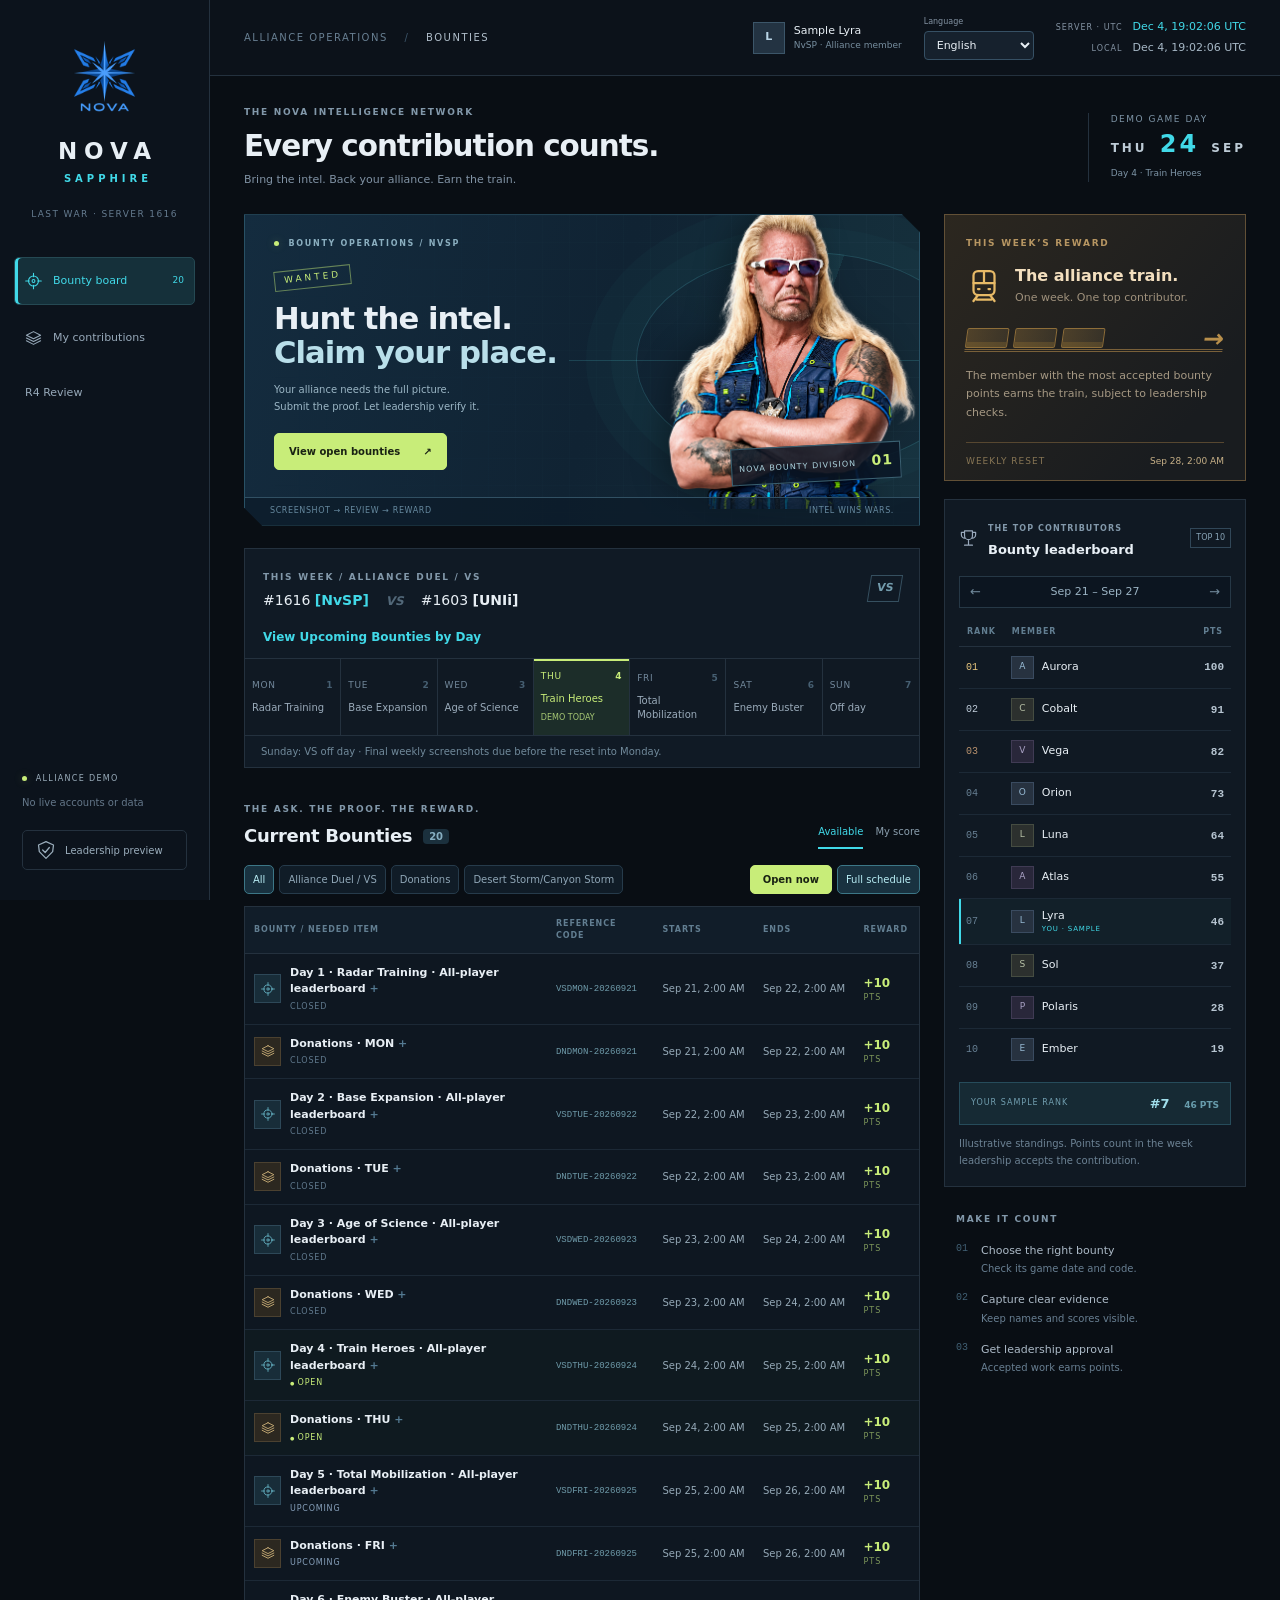
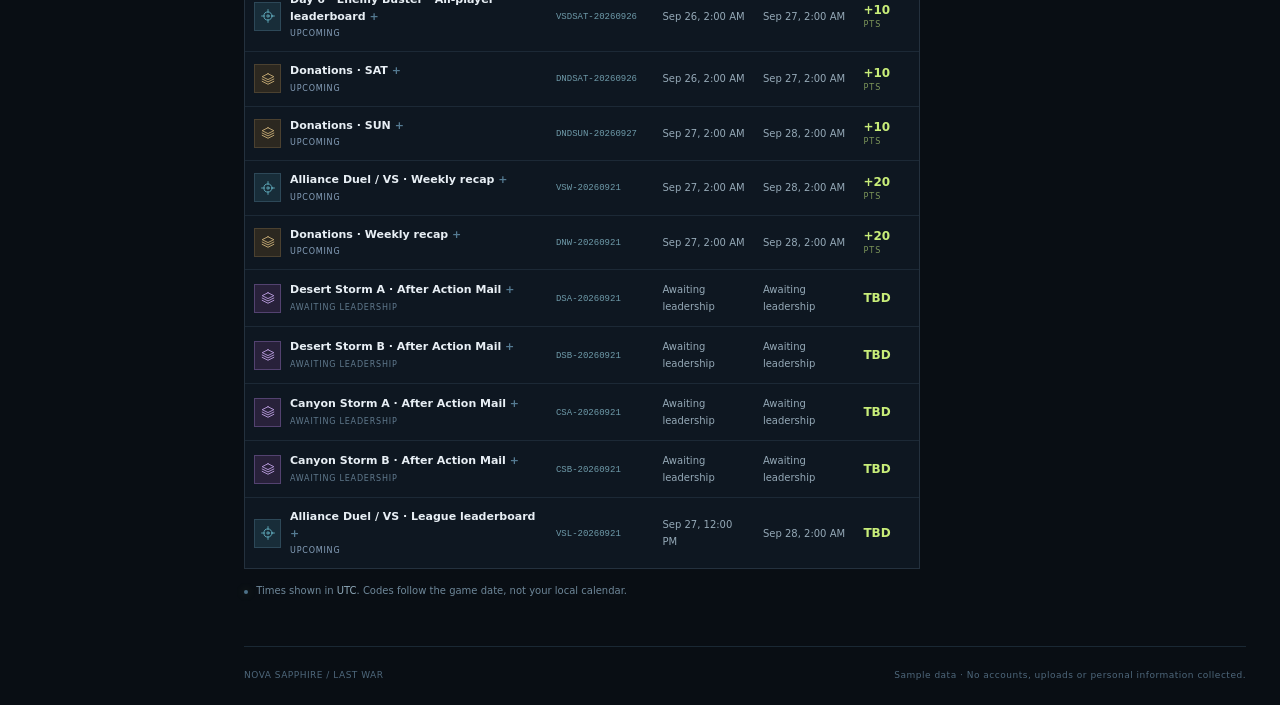
<file: index.html>
<!doctype html><html lang="en"><head><meta charset="utf-8"><meta name="viewport" content="width=device-width, initial-scale=1"><meta name="robots" content="noindex,nofollow"><meta name="referrer" content="no-referrer"><title>Nova Sapphire · Alliance Operations</title><link rel="stylesheet" href="style.css?v=25"></head><body>
<svg class="sprite" aria-hidden="true" xmlns="http://www.w3.org/2000/svg"><symbol id="target" viewBox="0 0 24 24"><circle cx="12" cy="12" r="7"/><circle cx="12" cy="12" r="2"/><path d="M12 1v5m0 12v5M1 12h5m12 0h5"/></symbol><symbol id="trophy" viewBox="0 0 24 24"><path d="M7 3h10v6a5 5 0 0 1-10 0V3Zm0 2H3v3a4 4 0 0 0 5 4m9-7h4v3a4 4 0 0 1-5 4M12 14v6m-5 1h10"/></symbol><symbol id="train" viewBox="0 0 24 24"><rect x="5" y="2" width="14" height="16" rx="3"/><path d="M5 10h14M12 2v8M8 18l-3 4m11-4 3 4M7 21h10"/><path d="M8 14h1m6 0h1"/></symbol><symbol id="layers" viewBox="0 0 24 24"><path d="m12 3 10 5-10 5L2 8l10-5Zm-10 9 10 5 10-5M2 16l10 5 10-5"/></symbol><symbol id="shield" viewBox="0 0 24 24"><path d="m12 2 9 4-1 8-8 8-8-8-1-8 9-4Z"/><path d="m8 12 3 3 5-6"/></symbol></svg>
<aside class="rail"><a class="brand" href="./"><img src="nova.png" alt="Nova alliance"><strong>NOVA<span>SAPPHIRE</span></strong></a><div class="rail-label">LAST WAR · SERVER 1616</div><nav aria-label="Alliance navigation"><button data-view="bounties" class="active"><svg><use href="#target"/></svg>Bounty board<span>15</span></button><button data-view="score"><svg><use href="#layers"/></svg>My contributions</button></nav><div class="rail-bottom"><span class="status-dot"></span> ALLIANCE DEMO<p>No live accounts or data</p><button id="leadership"><svg><use href="#shield"/></svg>Leadership preview</button></div></aside>
<div class="workspace"><header><div class="breadcrumb">ALLIANCE OPERATIONS <span>/</span> <strong id="breadcrumb-current">BOUNTIES</strong></div><div class="demo-badge">INTERACTIVE DEMO</div><div class="member-badge"><span>L</span><div>Sample Lyra<small>NvSP · Alliance member</small></div></div><label class="language-picker"><span>Language</span><select id="language" aria-label="Language"><option value="en">English</option><option value="fr">Français</option><option value="es">Español</option><option value="pt">Português</option><option value="vi">Tiếng Việt</option><option value="ko">한국어</option><option value="de">Deutsch</option></select></label><div class="header-clocks" aria-label="Current server and local time"><div><span>SERVER · UTC</span><time id="server-clock"></time></div><div><span>LOCAL</span><time id="local-clock"></time></div></div></header><main><div class="page-heading"><div><div class="eyebrow">THE NOVA INTELLIGENCE NETWORK</div><h1 id="page-title">Every contribution counts.</h1><p>Bring the intel. Back your alliance. Earn the train.</p></div><div class="game-date"><span>DEMO GAME DAY</span><strong>THU <b>24</b> SEP</strong><small>Day 4 · Train Heroes</small></div></div>
<section id="lead" hidden class="panel leadership-panel"><h2>Set the weekly opponent</h2><p>Leadership enters the opponent once per week. Everyone can try this control in the demo.</p><form id="opponent-form"><label>Server <input id="server" value="1603" pattern="[0-9]{1,6}" required maxlength="6"></label><label>Alliance <input id="tag" value="UNIi" pattern="[A-Za-z0-9]{1,12}" required maxlength="12"></label><button class="primary">Apply to this week</button></form></section>
<div class="layout"><div class="left"><section class="mission-hero"><div class="hero-grid" aria-hidden="true"></div><div class="hero-copy"><div class="eyebrow"><span class="status-dot"></span> BOUNTY OPERATIONS / NVSP</div><span class="stamp">WANTED</span><h2>Hunt the intel.<br><em>Claim your place.</em></h2><p>Your alliance needs the full picture.<br>Submit the proof. Let leadership verify it.</p><button class="primary" id="jump-bounties">View open bounties <span>↗</span></button></div><div class="mascot-frame" aria-hidden="true"><div class="radar"></div><img src="mascot.png" alt=""><span class="mascot-tag">NOVA BOUNTY DIVISION <b>01</b></span></div><div class="hero-bottom"><span>SCREENSHOT → REVIEW → REWARD</span><span>INTEL WINS WARS.</span></div></section>
<section class="duel-panel"><div class="duel-title"><div><span class="eyebrow">THIS WEEK / ALLIANCE DUEL / VS</span><h2 id="matchup"></h2></div><span class="mode-tag">VS</span></div><h3 id="day-strip-heading" class="day-strip-heading">View Upcoming Bounties by Day</h3><div id="day-strip" class="day-strip" aria-labelledby="day-strip-heading"></div><p class="duel-note">Sunday: VS off day · Final weekly screenshots due before the reset into Monday.</p></section>
<div id="board-area"><div class="board-heading"><div><span class="eyebrow">THE ASK. THE PROOF. THE REWARD.</span><h2 id="board-title">Current Bounties <span id="count"></span></h2></div><div class="view-tabs"><button data-tab="available" class="active">Available</button><button data-tab="score">My score</button></div></div><div class="toolbar"><div class="filters"><button data-filter="all" class="active">All</button><button data-filter="VS">Alliance Duel / VS</button><button data-filter="DN">Donations</button><button data-filter="EVENT">Desert Storm/Canyon Storm</button></div><div class="status-filter"><button data-status="open">Open now</button><button data-status="all" class="active">Full schedule</button></div></div><div id="board"></div><p class="time-note"><span class="status-dot"></span> Times shown in <strong id="zone"></strong>. Codes follow the game date, not your local calendar.</p></div></div>
<aside class="right"><section class="train-card"><div class="eyebrow">THIS WEEK’S REWARD</div><div class="reward-heading"><svg><use href="#train"/></svg><div><h2>The alliance train.</h2><p>One week. One top contributor.</p></div></div><div class="track" aria-hidden="true"><span></span><span></span><span></span><b>→</b></div><p>The member with the most accepted bounty points earns the train, subject to leadership checks.</p><div class="reward-footer"><span>WEEKLY RESET</span><strong id="train-reset"></strong></div></section>
<section class="panel leaderboard"><div class="section-top"><svg><use href="#trophy"/></svg><div><span class="eyebrow">THE TOP CONTRIBUTORS</span><h2>Bounty leaderboard</h2></div><span class="pill">TOP 10</span></div><div class="weeknav"><button id="prev" aria-label="Previous week">←</button><strong id="week"></strong><button id="next" aria-label="Next week">→</button></div><table><thead><tr><th>RANK</th><th>MEMBER</th><th>PTS</th></tr></thead><tbody id="leaders"></tbody></table><div class="your-position"><span>YOUR SAMPLE RANK</span><strong>#7 <small>46 PTS</small></strong></div><p class="hint">Illustrative standings. Points count in the week leadership accepts the contribution.</p></section><section class="how-it-works"><span class="eyebrow">MAKE IT COUNT</span><ol><li><b>01</b><span>Choose the right bounty<small>Check its game date and code.</small></span></li><li><b>02</b><span>Capture clear evidence<small>Keep names and scores visible.</small></span></li><li><b>03</b><span>Get leadership approval<small>Accepted work earns points.</small></span></li></ol></section></aside></div><footer><span>NOVA SAPPHIRE / LAST WAR</span><span>Sample data · No accounts, uploads or personal information collected.</span></footer></main></div>
<dialog id="submission"><form method="dialog"><button class="close" aria-label="Close">×</button></form><div class="eyebrow">BOUNTY BRIEFING</div><h2 id="selected-title"></h2><code id="selected-code"></code><p id="selected-details"></p><h3>Submission instructions</h3><ol id="selected-instructions"></ol><div id="selected-window" class="briefing-window"></div><p class="notice">Demo only. No files are uploaded or collected.</p><button class="primary" id="simulate">Simulate submission →</button><p id="receipt" role="status"></p></dialog><script type="module" src="app.js?v=25"></script></body></html>
</file>
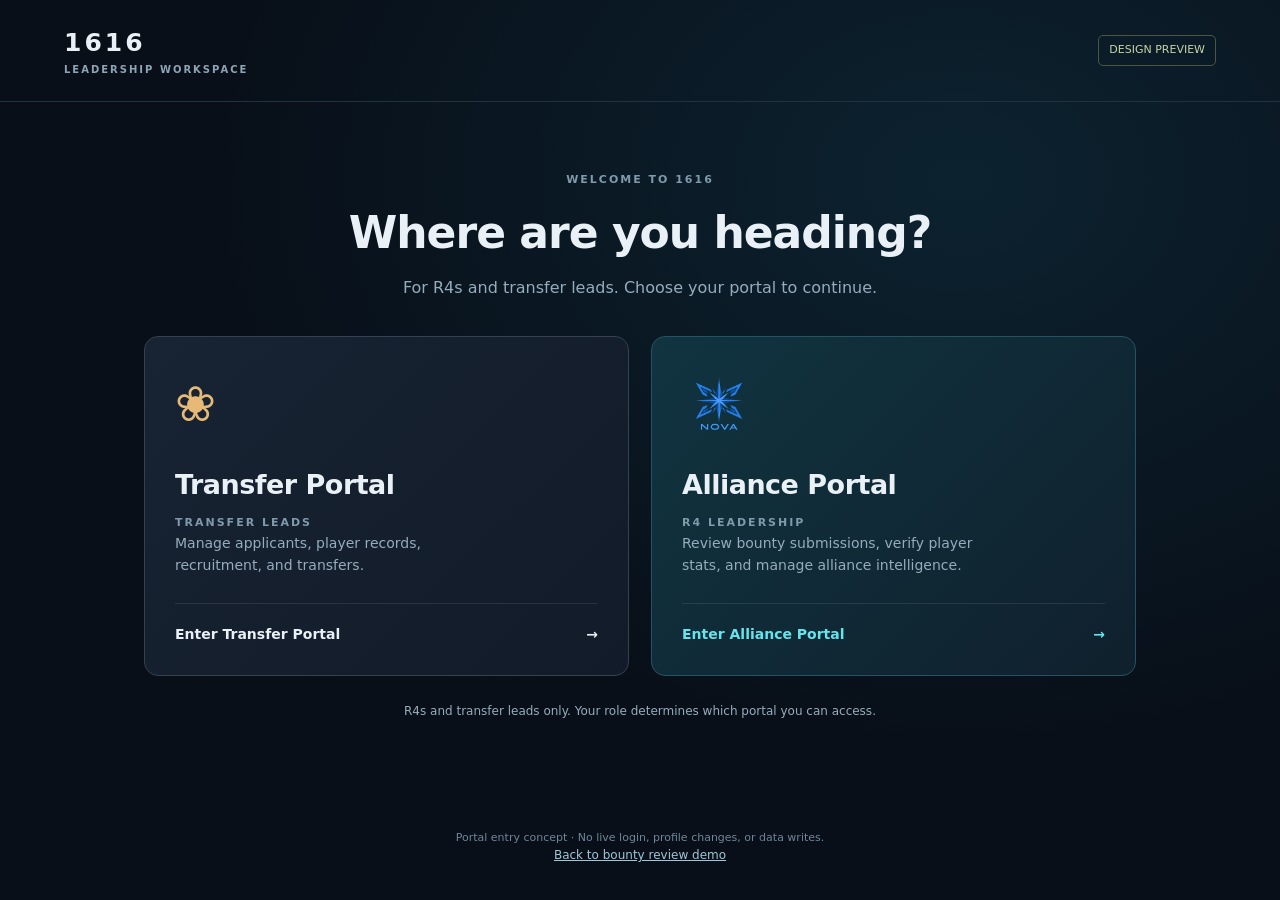
<file: portal-entry.html>
<!doctype html><html lang="en"><head><meta charset="utf-8"><meta name="viewport" content="width=device-width,initial-scale=1"><title>1616 · Choose your portal</title><style>
:root{color-scheme:dark;font:16px/1.5 system-ui,-apple-system,BlinkMacSystemFont,'Segoe UI',sans-serif;color:#e9f0f6;background:#080f18}*{box-sizing:border-box}body{margin:0;min-height:100vh;background:radial-gradient(ellipse at 75% 20%,#10334488,transparent 55%),#080f18}button,a{font:inherit}button{cursor:pointer}header{padding:24px 5vw;display:flex;justify-content:space-between;align-items:center;border-bottom:1px solid #20313f}.brand{font-size:25px;letter-spacing:3px;font-weight:800;color:#e9f0f6;text-decoration:none}.brand span{font-size:10px;letter-spacing:2px;color:#8da4b6;display:block}.preview{font-size:11px;padding:6px 10px;border:1px solid #4c5741;border-radius:5px;color:#c4d4a8}main{max-width:1040px;margin:auto;padding:64px 24px}.intro{text-align:center;margin-bottom:36px}.eyebrow{font-size:11px;letter-spacing:2px;color:#7f9aac;font-weight:700}h1{font-size:clamp(30px,4vw,44px);margin:10px 0;letter-spacing:-1px}p{color:#96acbd}.intro p{margin:0}.choices{display:grid;grid-template-columns:1fr 1fr;gap:22px}.card{position:relative;display:flex;flex-direction:column;align-items:flex-start;text-align:left;padding:30px;border:1px solid #344150;border-radius:14px;background:linear-gradient(135deg,#182333,#111b29);color:inherit;min-height:340px;transition:transform .18s,border-color .18s;overflow:hidden}.card:hover{transform:translateY(-3px);border-color:#94b0c7}.card.alliance{background:linear-gradient(135deg,#103440,#10202d);border-color:#265363}.card.alliance:hover{border-color:#45d8e8}.emblem{height:76px;display:flex;align-items:center;font-size:49px;color:#e6ba76}.emblem img{width:74px;height:74px;object-fit:contain}.card h2{font-size:27px;margin:22px 0 10px;letter-spacing:-.5px}.card p{font-size:14px;line-height:1.6;margin:0 0 25px;max-width:320px}.enter{display:flex;justify-content:space-between;width:100%;margin-top:auto;padding-top:20px;border-top:1px solid #ffffff18;font-size:14px;font-weight:700}.alliance .enter{color:#66e4ec}.access{text-align:center;font-size:12px;margin:26px auto;max-width:600px}.signin{max-width:430px;margin:auto;background:#111f2b;border:1px solid #304858;border-radius:14px;padding:32px}.signin h1{font-size:28px}.signin .emblem{justify-content:center}.signin{text-align:center}.google{width:100%;background:#f3f7fa;color:#17212b;border:0;padding:13px;border-radius:6px;font-weight:650;display:flex;justify-content:center;gap:14px;align-items:center}.google b{font-size:21px}.back{background:none;color:#a7c4d6;border:0;padding:10px;margin:0 0 22px}.small{font-size:12px}.hint{margin-top:18px;line-height:1.6}.workspace-link{display:block;padding:12px;background:#bce777;border-radius:6px;color:#182510;text-decoration:none;font-weight:700;margin-top:15px}.secondary{color:#a3c5d7;font-size:12px}footer{text-align:center;padding:20px;color:#6d8699;font-size:11px}button:focus-visible,a:focus-visible{outline:3px solid #c6ec7f;outline-offset:5px}[hidden]{display:none!important}@media(max-width:620px){main{padding:35px 18px}.choices{grid-template-columns:1fr}.card{min-height:260px;padding:24px}.card h2{font-size:24px;margin-top:12px}.emblem{height:55px}.emblem img{width:55px;height:55px}}
</style></head><body><header><a href="portal-entry.html" class="brand">1616<span>LEADERSHIP WORKSPACE</span></a><span class="preview">DESIGN PREVIEW</span></header><main><section id="chooser"><div class="intro"><span class="eyebrow">WELCOME TO 1616</span><h1>Where are you heading?</h1><p>For R4s and transfer leads. Choose your portal to continue.</p></div><div class="choices"><button class="card" data-portal="transfer"><span class="emblem" aria-hidden="true">❀</span><h2>Transfer Portal</h2><span class="eyebrow">TRANSFER LEADS</span><p>Manage applicants, player records, recruitment, and transfers.</p><span class="enter">Enter Transfer Portal <span aria-hidden="true">→</span></span></button><button class="card alliance" data-portal="alliance"><span class="emblem"><img src="nova.png" alt="Nova Sapphire"></span><h2>Alliance Portal</h2><span class="eyebrow">R4 LEADERSHIP</span><p>Review bounty submissions, verify player stats, and manage alliance intelligence.</p><span class="enter">Enter Alliance Portal <span aria-hidden="true">→</span></span></button></div><p class="access">R4s and transfer leads only. Your role determines which portal you can access.</p></section><section id="signin" hidden><button class="back" id="back">← Choose another portal</button><div class="signin"><span class="eyebrow" id="portal-label"></span><h1 id="signin-title" tabindex="-1"></h1><p class="small">Continue with your authorized leadership Google account.</p><button class="google" id="google"><b aria-hidden="true">G</b>Continue with Google</button><p class="small hint" id="signin-status" role="status">Preview only. No sign-in or account changes will occur.</p><a id="workspace-preview" class="workspace-link" href="./#r4-review" hidden>Preview Alliance workspace →</a><p class="small">Restricted to R4s and transfer leads.</p></div></section></main><footer>Portal entry concept · No live login, profile changes, or data writes.<br><a class="secondary" href="./#r4-review">Back to bounty review demo</a></footer><script type="module">
const chooser=document.querySelector('#chooser'),signin=document.querySelector('#signin'),title=document.querySelector('#signin-title'),status=document.querySelector('#signin-status'),link=document.querySelector('#workspace-preview');let chosen='alliance';document.querySelectorAll('[data-portal]').forEach(button=>button.onclick=()=>{chosen=button.dataset.portal;const label=chosen==='transfer'?'Transfer Portal':'Alliance Portal';document.querySelector('#portal-label').textContent=label;title.textContent='Sign in to '+label;chooser.hidden=true;signin.hidden=false;status.textContent='Preview only. No sign-in or account changes will occur.';link.hidden=true;title.focus();});document.querySelector('#back').onclick=()=>{signin.hidden=true;chooser.hidden=false;document.querySelector('[data-portal="'+chosen+'"]').focus();};document.querySelector('#google').onclick=()=>{status.textContent=chosen==='alliance'?'After sign-in, authorized R4s would land in the Alliance Portal. Try the bounty review preview below.':'After sign-in, authorized transfer leads would land in the existing Transfer Portal.';link.hidden=chosen!=='alliance';};
</script></body></html>
</file>
<file: style.css>
:root{color-scheme:dark;--bg:#090e14;--panel:#101923;--line:#24313e;--muted:#8493a3;--text:#e8eff5;--cyan:#41d9e8;--lime:#c8ed79;--gold:#e7ba67;font:13px/1.5 system-ui,-apple-system,BlinkMacSystemFont,'Segoe UI',sans-serif;background:var(--bg);color:var(--text)}*{box-sizing:border-box}body{margin:0}button,input{font:inherit}button{cursor:pointer;border:1px solid var(--line);background:#16212d;color:inherit;border-radius:5px;padding:9px 13px}button:hover{border-color:var(--cyan);color:var(--cyan)}button:focus-visible,summary:focus-visible,a:focus-visible{outline:2px solid var(--lime);outline-offset:4px}svg{width:20px;height:20px;fill:none;stroke:currentColor;stroke-width:1.5;stroke-linecap:round;stroke-linejoin:round;flex-shrink:0}.sprite{position:absolute;width:0;height:0;overflow:hidden}.rail{width:210px;position:fixed;inset:0 auto 0 0;background:#0c131c;border-right:1px solid var(--line);display:flex;flex-direction:column;padding:30px 14px;z-index:5}.brand{display:flex;flex-direction:column;align-items:center;color:inherit;text-decoration:none}.brand img{width:97px;height:97px;object-fit:contain;margin-bottom:12px}.brand strong{font-size:23px;line-height:1.1;letter-spacing:7px;text-align:center;padding-left:7px}.brand strong span{display:block;font-size:10px;letter-spacing:4px;color:var(--cyan);margin-top:9px}.rail-label{font-size:8px;letter-spacing:1.4px;color:#657b8f;text-align:center;margin:24px 0 35px}.rail nav{display:flex;flex-direction:column;gap:9px}.rail nav button{display:flex;align-items:center;gap:11px;text-align:left;background:none;border:1px solid transparent;font-size:11px;padding:13px 10px;color:#97a9b9;white-space:nowrap}.rail nav button span{margin-left:auto;font-size:9px;color:var(--cyan)}.rail nav button.active{border-color:#254953;background:#15303a;color:var(--cyan);box-shadow:inset 3px 0 var(--cyan)}.rail nav svg{width:17px}.rail-bottom{margin-top:auto;padding:18px 8px 0;color:#9baebc;font-size:8px;letter-spacing:1.3px}.rail-bottom p{letter-spacing:0;color:#647789;font-size:10px}.rail-bottom button{display:flex;align-items:center;gap:9px;font-size:10px;background:none;width:100%;margin-top:20px;letter-spacing:0}.status-dot{display:inline-block;width:5px;height:5px;background:var(--lime);border-radius:50%;box-shadow:0 0 9px #c8ed7940;margin-right:5px}.workspace{margin-left:210px}header{height:76px;display:flex;align-items:center;gap:22px;padding:0 34px;border-bottom:1px solid var(--line);background:#0c121a}.breadcrumb{font-size:9px;letter-spacing:1.5px;color:#687f92;flex:1}.breadcrumb span{padding:0 12px;color:#3d566b}.breadcrumb strong{color:#b0beca;font-weight:500}.demo-badge{border:1px solid #384a30;color:#a9c181;font-size:8px;letter-spacing:1.7px;padding:4px 8px}.member-badge{display:flex;align-items:center;gap:9px;font-size:11px}.member-badge>span{width:32px;height:32px;display:grid;place-items:center;background:#233342;border:1px solid #3c5669;font-weight:700;color:#b9d5e6}.member-badge small{display:block;color:#778e9f;font-size:9px}main{padding:30px 34px 0;max-width:1620px;margin:auto}.page-heading{display:flex;align-items:center;justify-content:space-between;margin-bottom:26px;gap:20px}.eyebrow{font-size:8px;letter-spacing:1.7px;color:#8298aa;font-weight:650}.page-heading h1{font-size:clamp(24px,2.3vw,34px);letter-spacing:-1px;line-height:1.2;margin:9px 0 8px}.page-heading p{color:#8193a5;font-size:11px;margin:0}.game-date{border-left:1px solid var(--line);padding-left:22px;min-width:150px}.game-date>span{display:block;font-size:7px;letter-spacing:1.5px;color:#7d94a6}.game-date strong{display:block;font-size:12px;letter-spacing:3px;color:#bdcbd6}.game-date b{font-size:24px;color:var(--cyan);padding:0 5px}.game-date small{font-size:9px;color:#7d94a6}.layout{display:grid;grid-template-columns:minmax(0,1fr) 302px;gap:24px;align-items:start}.left,.right{min-width:0}.mission-hero{min-height:290px;position:relative;overflow:hidden;border:1px solid #285165;background:linear-gradient(105deg,#142c3f,#102333 52%,#152b38);clip-path:polygon(0 0,calc(100% - 18px) 0,100% 18px,100% 100%,18px 100%,0 calc(100% - 18px));margin-bottom:22px}.hero-grid{position:absolute;inset:0;background-image:linear-gradient(#5c9cad0b 1px,transparent 1px),linear-gradient(90deg,#5c9cad0b 1px,transparent 1px);background-size:27px 27px;mask-image:linear-gradient(90deg,transparent,#000)}.hero-copy{position:relative;z-index:2;padding:23px 29px 55px;width:66%}.hero-copy .eyebrow{font-size:7px;color:#8bafc0;white-space:nowrap}.stamp{display:inline-block;border:1px solid #c8ed7977;color:var(--lime);letter-spacing:3px;font-size:9px;padding:2px 9px;transform:rotate(-6deg);margin-top:18px}.hero-copy h2{font-size:clamp(24px,2.4vw,36px);line-height:1.12;letter-spacing:-1px;margin:13px 0 11px}.hero-copy h2 em{color:#b9dfea;font-style:normal}.hero-copy p{font-size:10px;color:#9bb6c5;line-height:1.7;margin:0 0 18px}.primary{background:var(--lime);border:1px solid var(--lime);color:#192213;font-weight:750;font-size:10px;padding:10px 14px}.primary:hover{background:#ddff9a;color:#172114;border-color:#ddff9a}.primary span{padding-left:20px}.mascot-frame{position:absolute;bottom:25px;right:0;width:42%;height:100%;pointer-events:none}.mascot-frame img{position:absolute;width:110%;height:107%;object-fit:contain;object-position:bottom;bottom:-9px;right:-7%;filter:drop-shadow(-9px 2px 15px #0005)}.radar{position:absolute;inset:20% -20% 10% 0;border-radius:50%;border:1px solid #3e8d9955;box-shadow:0 0 0 25px #419eae09,0 0 0 50px #419eae09;background:conic-gradient(from 20deg,transparent 70%,#4dddd817)}.radar:before,.radar:after{content:'';position:absolute;background:#4ec4d032}.radar:before{left:50%;top:-20%;height:140%;width:1px}.radar:after{top:50%;left:-20%;width:140%;height:1px}.mascot-tag{position:absolute;bottom:18px;right:18px;background:#0a1525db;border:1px solid #3a6071;color:#aed5e0;padding:7px;font-size:6px;letter-spacing:1px;transform:rotate(-3deg)}.mascot-tag b{font-size:14px;margin-left:12px;color:var(--lime)}.hero-bottom{position:absolute;bottom:0;left:0;right:0;height:28px;border-top:1px solid #315063;background:#0b1b28bb;display:flex;align-items:center;justify-content:space-between;padding:0 25px;color:#66899f;font-size:6px;letter-spacing:1.3px}.duel-panel{background:#101a25;border:1px solid var(--line);margin-bottom:30px}.duel-title{display:flex;justify-content:space-between;align-items:center;padding:17px 18px}.duel-title h2{margin:5px 0 0;font-size:14px;display:flex;align-items:center;gap:17px;font-weight:400}.alliance-home b{color:var(--cyan)}.versus{font:italic 900 12px system-ui;color:#526879}.mode-tag{color:#739cad;font-size:11px;font-weight:800;border:1px solid #365060;padding:4px 7px;transform:skew(-9deg)}.day-strip{display:grid;grid-template-columns:repeat(7,minmax(0,1fr));border-top:1px solid var(--line);border-bottom:1px solid var(--line)}.day-strip button{border:0;border-right:1px solid var(--line);background:#101923;border-radius:0;padding:10px 7px;text-align:left;min-height:76px;position:relative}.day-strip button:last-child{border-right:0}.day-strip button>span{display:flex;justify-content:space-between;font-size:7px;letter-spacing:.7px;color:#72889b}.day-strip button b{color:#465f72}.day-strip strong{font-size:8px;font-weight:500;display:block;margin-top:8px;color:#9aabba;line-height:1.4}.day-strip .today{background:#1c2d29;box-shadow:inset 0 2px var(--lime)}.day-strip .today strong,.day-strip .today span,.day-strip .today b{color:var(--lime)}.day-strip small{font-size:5px;display:block;color:#a7c874;letter-spacing:1px;margin-top:6px}.day-strip .selected{outline:1px solid var(--cyan);outline-offset:-2px}.duel-note{font-size:8px;color:#718a9b;margin:8px 16px}.board-heading{display:flex;align-items:end;justify-content:space-between;gap:10px;margin-bottom:16px}.board-heading h2{font-size:18px;margin:4px 0 0;letter-spacing:-.3px}.board-heading h2 span{font-size:10px;background:#1b303d;color:#87afc2;padding:2px 6px;border-radius:4px;margin-left:5px;vertical-align:middle}.view-tabs{display:flex;gap:12px}.view-tabs button{background:none;border:0;border-bottom:2px solid transparent;border-radius:0;font-size:9px;padding:8px 0;color:#8a9ead}.view-tabs button.active{border-color:var(--cyan);color:var(--cyan)}.toolbar{display:flex;justify-content:space-between;gap:8px;margin-bottom:12px}.filters,.status-filter{display:flex;gap:5px}.toolbar button{font-size:8px;padding:5px 8px;background:#101c27;color:#8fa6b6;border-color:#263b4b}.toolbar button.active{border-color:#3c7787;color:#b7ecf3;background:#193240}.status-filter button{background:none;border-color:transparent}.table-scroll{overflow:auto;border:1px solid var(--line);background:#0e1721}table{width:100%;border-collapse:collapse}th{font-size:6px;letter-spacing:.9px;color:#627e91;text-align:left;padding:11px 9px;font-weight:600;background:#111d29;border-bottom:1px solid var(--line)}td{padding:11px 9px;border-bottom:1px solid #1c2936;font-size:10px}tr:last-child td{border-bottom:0}.bounties td{vertical-align:middle}.bounty-title{display:flex;align-items:center;gap:9px;min-width:147px}.type-icon{width:27px;height:29px;display:grid;place-items:center;background:#182d39;color:#64b0c2;border:1px solid #2d4858;flex-shrink:0}.type-icon.DN{background:#2c2820;color:#ccb178;border-color:#4b4130}.type-icon svg{width:14px;height:14px}.bounties summary{cursor:pointer;font-size:9px;font-weight:550;list-style:none}.bounties summary:after{content:' +';color:#547a92}.bounties details[open] summary:after{content:' −'}.bounties details p{color:#839aaa;font-size:9px;max-width:230px}.bounties details small{color:#66889c;font-size:8px}.state{font-size:6px;text-transform:uppercase;letter-spacing:.8px;color:#60798d;display:inline-block;margin-top:3px}.state.open{color:var(--lime)}.state.open:before{content:'● ';font-size:5px}.state.upcoming{color:#87a0bb}.open-row{background:#14231f55}.code{font:7px ui-monospace,monospace;background:none;padding:3px 0;border:0;color:#6f9baa;white-space:nowrap}.date-cell{font-size:8px;line-height:1.7;min-width:62px;color:#95a9b7}.points{font-size:14px;font-weight:750;color:var(--lime);white-space:nowrap}.points small{display:block;font-size:5px;letter-spacing:1px;color:#7d965a;font-weight:500}.submit{padding:5px 8px;font-size:8px;white-space:nowrap;background:#162631;border-color:#284453;color:#abc5d4}.submit span{color:#6f9bab;margin-left:5px}.time-note{font-size:8px;color:#6e8799;margin-top:14px}.time-note .status-dot{width:4px;height:4px;background:#4d7188}.time-note strong{font-weight:500;color:#8fa9b9}.right{display:flex;flex-direction:column;gap:18px}.train-card{padding:22px 21px 0;border:1px solid #625036;background:linear-gradient(130deg,#2c271f,#191c1f 80%);position:relative;overflow:hidden}.train-card>.eyebrow{color:#b79662;font-size:7px}.reward-heading{display:flex;align-items:center;gap:13px;margin-top:15px}.reward-heading svg{width:36px;height:36px;color:var(--gold)}.reward-heading h2{font-size:16px;line-height:1.2;margin:0 0 5px;color:#f3dfbe}.reward-heading p{font-size:8px;color:#9f917c;margin:0}.train-card>p{font-size:9px;color:#a59883;line-height:1.7;margin:8px 0 19px}.track{display:flex;align-items:center;gap:6px;margin:20px 0 15px;height:25px;border-bottom:3px double #796039;transform:skew(-8deg)}.track span{width:42px;height:20px;background:linear-gradient(90deg,#aa824050,#d5ad6520);border:1px solid #8e6e39;border-radius:2px;box-shadow:inset 0 -5px #a6803440}.track b{font-size:25px;color:#b88f4b;margin-left:auto;line-height:1}.reward-footer{border-top:1px solid #574730;display:flex;justify-content:space-between;align-items:center;padding:12px 0;gap:5px}.reward-footer span{font-size:6px;letter-spacing:1px;color:#877554}.reward-footer strong{font-size:8px;color:#c7b087;font-weight:500}.panel{background:#101923;border:1px solid var(--line);padding:20px}.section-top{display:flex;gap:10px;align-items:center}.section-top svg{color:#9aaabd;width:19px}.section-top h2{font-size:13px;margin:3px 0 0}.section-top .eyebrow{font-size:6px;letter-spacing:1.1px}.pill{font-size:6px;color:#89a5b8;border:1px solid #314758;padding:3px 5px;margin-left:auto;white-space:nowrap}.leaderboard{padding:17px 14px}.weeknav{display:flex;align-items:center;justify-content:space-between;gap:6px;margin:17px 0 10px;border:1px solid #263846;background:#0c1520}.weeknav strong{font-size:9px;font-weight:500;color:#9bb3c3}.weeknav button{background:none;border:0;padding:5px 10px;color:#718a9c}.leaderboard th{background:none;font-size:6px;padding:8px}.leaderboard td{padding:9px 7px;font-size:9px}.leaderboard th:first-child{width:37px}.leaderboard td:nth-child(2){display:flex;align-items:center;gap:8px}.leaderboard td:last-child,.leaderboard th:last-child{text-align:right}.leaderboard td:last-child{font:600 11px ui-monospace,monospace;color:#b7c5d1}.rank{font:8px ui-monospace,monospace;color:#688094}.rank-1{color:#e8c67e}.rank-2{color:#becbd8}.rank-3{color:#b8916d}.avatar{width:23px;height:23px;display:grid;place-items:center;background:#273240;border:1px solid #3a4b60;color:#98bbd5;font-size:9px}.avatar-1{background:#2c302e;color:#b7c1a6;border-color:#454c41}.avatar-2{background:#29273a;color:#aaa2c5;border-color:#403b54}.player-name small{display:block;font-size:5px;color:var(--cyan);letter-spacing:.8px}.leaderboard tr.is-you{background:#162d3655}.leaderboard tr.is-you td:first-child{box-shadow:inset 2px 0 var(--cyan)}.your-position{display:flex;align-items:center;justify-content:space-between;background:#162a34;border:1px solid #264c5b;padding:11px;margin-top:12px}.your-position>span{font-size:6px;color:#719eaf;letter-spacing:1px}.your-position strong{font-size:13px;color:#a0deeb}.your-position small{font-size:7px;color:#689dad;margin-left:10px}.hint{font-size:8px;color:#6c8294;line-height:1.7;margin-bottom:0}.how-it-works{padding:3px 12px}.how-it-works ol{list-style:none;margin:15px 0;padding:0;display:grid;gap:16px}.how-it-works li{display:flex;gap:13px;font-size:9px;color:#acbac7}.how-it-works b{font:10px ui-monospace,monospace;color:#416074}.how-it-works small{display:block;font-size:8px;color:#687f92;margin-top:2px}footer{margin-top:38px;padding:22px 0;border-top:1px solid #1a2834;display:flex;justify-content:space-between;gap:20px;color:#4e677b;font-size:7px;letter-spacing:.5px}.leadership-panel{margin:0 0 22px}.leadership-panel h2{font-size:18px}.leadership-panel p{font-size:11px;color:#8ba0b1}.leadership-panel form{display:flex;gap:14px;align-items:end;flex-wrap:wrap}input{display:block;background:#09121d;border:1px solid #344a5b;color:white;padding:8px;border-radius:3px;max-width:170px}label{font-size:9px;color:#9eafbd}.score-panel{padding:25px;background:#101b26;border:1px solid var(--line)}.score-panel h3{font-size:27px;margin:10px 0;color:var(--cyan)}.score-panel p{color:#8ca3b6;font-size:10px}.score-panel ul{list-style:none;padding:0}.score-panel li{display:grid;gap:5px;padding:12px 0;border-top:1px solid var(--line);font-size:10px}.score-panel code{font-size:8px;color:#668d9f}.empty{text-align:center;color:#829cad;padding:30px}.empty button{margin-top:14px}.notice{font-size:10px;border:1px solid #2b475a;background:#122738;padding:12px;color:#93afc2}dialog{background:#101c28;color:var(--text);padding:30px;border:1px solid #3a6074;max-width:550px;width:calc(100% - 30px)}dialog::backdrop{background:#03080ddb}dialog h2{font-size:25px;margin:13px 0}dialog code{font-size:10px;color:var(--cyan)}dialog>p{font-size:12px;color:#9db0bf}.close{float:right;background:none;padding:2px 9px;font-size:23px;border:0}.briefing-window{display:grid;gap:15px;grid-template-columns:1fr 1fr;margin:24px 0;padding:18px 0;border-block:1px solid var(--line)}.briefing-window span{display:block;font-size:7px;letter-spacing:1px;color:#6e8b9e}.briefing-window strong{font-size:11px;font-weight:500;color:#b1c4d1;display:block;margin-top:5px}#receipt{color:var(--lime)}@media(min-width:1650px){.layout{grid-template-columns:minmax(0,1fr) 330px}.hero-copy h2{font-size:39px}.bounties summary{font-size:11px}.code{font-size:9px}.date-cell{font-size:10px}.day-strip strong{font-size:10px}}@media(max-width:1200px){.rail{width:165px;padding:24px 9px}.workspace{margin-left:165px}.rail nav button{font-size:9px;gap:7px}.brand img{width:80px;height:80px}main{padding:24px 22px 0}header{padding:0 22px}.layout{grid-template-columns:minmax(0,1fr) 265px;gap:18px}.hero-copy{padding-left:20px;width:70%}.hero-copy h2{font-size:29px}.hero-copy .eyebrow{font-size:6px}.hero-bottom{padding:0 17px;font-size:5px}.bounties th,.bounties td{padding:10px 6px}.day-strip strong{font-size:7px}.bounty-title{min-width:145px}.type-icon{display:none}.view-tabs{gap:8px}}@media(max-width:1000px){.rail{width:68px;padding:20px 7px}.brand strong,.rail-label,.rail nav button span,.rail-bottom{display:none}.brand img{width:48px;height:48px;margin-bottom:35px}.rail nav button{font-size:0;padding:14px;justify-content:center}.rail nav svg{width:20px}.workspace{margin-left:68px}.layout{grid-template-columns:minmax(0,1fr) 250px;gap:16px}.game-date{min-width:125px}.mascot-frame{right:-10px}.hero-copy{width:75%}.hero-copy h2{font-size:27px}.day-strip button{padding:9px 4px}}@media(max-width:820px){.layout{grid-template-columns:1fr}.right{display:grid;grid-template-columns:1fr 1fr;align-items:start}.how-it-works{grid-column:1/-1}.mission-hero{min-height:300px}.hero-copy{width:65%;padding:26px 27px 55px}.hero-copy h2{font-size:37px}.mascot-frame{width:40%}.day-strip strong{font-size:9px}.bounties summary{font-size:11px}.code{font-size:8px}.date-cell{font-size:9px}.type-icon{display:grid}.demo-badge{display:none}.hero-bottom{font-size:6px}.hero-copy .eyebrow{font-size:7px}.rail-bottom{display:block;font-size:0;padding:0}.rail-bottom p{display:none}.rail-bottom button{font-size:0;padding:12px;justify-content:center}.rail-bottom .status-dot{display:none}}@media(max-width:550px){.rail{display:none}.workspace{margin:0}header{height:58px;padding:0 16px}.breadcrumb{font-size:7px;letter-spacing:.7px}.breadcrumb span{padding:0 5px}.member-badge{font-size:9px}.member-badge small{font-size:7px}.member-badge>span{width:27px;height:27px}main{padding:22px 14px 0}.page-heading h1{font-size:25px;max-width:260px}.page-heading>.game-date{display:none}.page-heading .eyebrow{font-size:6px}.page-heading p{font-size:9px}.hero-copy{padding:20px 18px 50px;width:72%}.hero-copy h2{font-size:29px}.hero-copy p{font-size:9px}.mission-hero{min-height:285px}.mascot-frame{width:43%;right:-15px;bottom:25px;opacity:.8}.mascot-tag{display:none}.hero-copy .eyebrow{font-size:5px}.hero-bottom{font-size:4px;letter-spacing:1px}.primary{font-size:9px}.primary span{padding-left:8px}.duel-title h2{font-size:12px;gap:12px}.day-strip{overflow-x:auto;grid-template-columns:repeat(7,minmax(69px,1fr))}.day-strip strong{font-size:8px}.duel-note{font-size:7px}.toolbar button{font-size:7px;padding:5px 7px}.toolbar{gap:5px}.board-heading h2{font-size:17px}.board-heading .eyebrow{font-size:6px}.right{grid-template-columns:1fr}.how-it-works{grid-column:auto}.bounties{min-width:610px}.bounties td{padding:12px 8px}.bounties summary{font-size:10px}.type-icon{width:24px}.bounty-title{min-width:150px}footer{flex-direction:column;gap:8px}.leaderboard td{padding:11px 8px;font-size:11px}.leaderboard td:last-child{font-size:13px}.leaderboard th{font-size:8px}.avatar{width:29px;height:29px}.rank{font-size:10px}.section-top h2{font-size:16px}.weeknav strong{font-size:11px}.weeknav button{padding:8px 13px}.train-card>p,.hint{font-size:10px}.how-it-works li{font-size:11px}.how-it-works small{font-size:10px}}
@media(prefers-reduced-motion:reduce){*{scroll-behavior:auto!important}}
/* Keep compact controls readable rather than shrinking the entire interface. */
.eyebrow{font-size:9px}.hero-copy .eyebrow{font-size:8px}.hero-bottom{font-size:8px;letter-spacing:.6px}.mascot-tag{font-size:8px}.rail-label{font-size:9px}.breadcrumb{font-size:10px}.demo-badge{font-size:9px}.game-date>span{font-size:9px}.day-strip button>span{font-size:9px}.day-strip strong{font-size:10px}.day-strip small{font-size:8px;letter-spacing:0}.duel-note{font-size:10px}.board-heading .eyebrow{font-size:9px}.view-tabs button,.toolbar button{font-size:10px}.bounties{min-width:760px}.bounties th{font-size:8px}.bounties summary{font-size:11px}.code{font-size:9px}.date-cell{font-size:10px}.state{font-size:8px}.points small{font-size:8px}.submit{font-size:10px}.time-note{font-size:10px}.reward-heading p,.train-card>p{font-size:11px}.train-card>.eyebrow{font-size:9px}.reward-footer span,.reward-footer strong{font-size:9px}.section-top .eyebrow,.pill{font-size:8px}.leaderboard th{font-size:8px}.leaderboard td{font-size:11px}.rank{font-size:10px}.player-name small{font-size:7px}.weeknav strong{font-size:11px}.your-position>span{font-size:8px}.your-position small{font-size:9px}.hint{font-size:10px}.how-it-works li{font-size:11px}.how-it-works small{font-size:10px}footer{font-size:9px}
@media(max-width:550px){.hero-bottom{font-size:6px}.hero-copy .eyebrow{font-size:7px}.breadcrumb{font-size:8px}.toolbar{flex-wrap:wrap}.board-heading .eyebrow{font-size:8px}.bounties{min-width:720px}.page-heading .eyebrow{font-size:8px}}

.header-clocks{margin-left:auto;flex-shrink:0;text-align:right;display:grid;gap:5px;font-variant-numeric:tabular-nums}.header-clocks>div{display:flex;justify-content:flex-end;align-items:baseline;gap:10px}.header-clocks span{font-size:8px;letter-spacing:1px;color:var(--muted)}.header-clocks time{font-size:11px;white-space:nowrap;color:var(--cyan)}.header-clocks>div+div time{color:#a7b8c6}
@media(max-width:1100px){header .demo-badge{display:none}header{gap:14px}}
@media(max-width:700px){header .member-badge{display:none}.header-clocks>div{gap:6px}.header-clocks time{font-size:10px}.header-clocks span{font-size:7px}}
@media(max-width:380px){header .breadcrumb{max-width:70px}.breadcrumb span,.breadcrumb strong{display:none}header{padding:0 10px;gap:8px}}

.language-picker{display:grid;gap:3px;flex-shrink:0}.language-picker>span{font-size:8px;color:var(--muted)}.language-picker select{font:11px system-ui;color:var(--text);background:#16212d;border:1px solid #365064;border-radius:4px;padding:6px 24px 6px 8px;max-width:130px}.language-picker select:focus-visible{outline:2px solid var(--lime);outline-offset:2px}
header .demo-badge{display:none}header{height:auto;min-height:76px;flex-wrap:wrap;padding-top:10px;padding-bottom:10px}.header-clocks{margin-left:0}.hero-copy h2{overflow-wrap:break-word}.hero-copy .eyebrow{white-space:normal}.hero-copy{min-height:300px}.hero-bottom{gap:8px}.day-strip strong{overflow-wrap:break-word}
@media(max-width:1100px){header .member-badge{display:none}}
@media(max-width:700px){header{gap:10px}.breadcrumb{flex-basis:100%}.language-picker{margin-right:auto}.header-clocks time{font-size:10px}.header-clocks>div{flex-wrap:wrap;gap:3px 6px}.header-clocks{max-width:230px}.hero-copy h2{font-size:26px}.hero-copy{width:68%}.hero-bottom{font-size:6px}}

.filters{flex-wrap:wrap}.type-icon.EVENT{background:#28213a;color:#bfa2e5;border-color:#534270}.header-clocks span{max-width:120px}.points{font-size:12px}

dialog h3{font-size:13px;color:var(--cyan);margin-top:22px}#selected-instructions{padding-left:20px;font-size:12px;color:#b3c5d3;line-height:1.7}#selected-instructions li{margin-bottom:8px}

.status-filter button[data-status="open"]{background:var(--lime);color:#192213;border:1px solid var(--lime);font-weight:750;padding:6px 12px}.status-filter button[data-status="open"]:hover{background:#ddff9a;border-color:#ddff9a;color:#192213}.status-filter button[data-status="open"].active{background:#ddff9a;color:#14200b;border-color:#efffcf;box-shadow:0 0 0 2px #c8ed7933}.status-filter button[data-status="open"].active:before{content:'✓ ';font-weight:900}

.submit:disabled,.submit:disabled:hover,#simulate:disabled,#simulate:disabled:hover{background:#242b33;border-color:#39414a;color:#87909a;cursor:not-allowed;box-shadow:none}

.day-strip-heading{margin:0;padding:0 18px 12px;font-size:12px;font-weight:650;color:var(--cyan);line-height:1.5}
[hidden]{display:none!important}.r4-notice{padding:12px 16px;border:1px solid #38504d;background:#102822;color:#b8d9bd;margin-bottom:22px;font-size:11px}.r4-layout{display:grid;grid-template-columns:220px minmax(0,1fr);gap:20px}.r4-queue,.r4-summary,.r4-evidence,.r4-data,.r4-decision{padding:20px}.r4-queue{position:sticky;top:20px}.r4-queue h2{font-size:16px}.r4-queue-item{width:100%;text-align:left;display:grid;gap:10px;border-color:var(--cyan);background:#132b35;font-size:11px}.r4-queue-item code{font-size:8px;overflow-wrap:anywhere}.r4-work{min-width:0;display:grid;gap:18px}.r4-summary{display:flex;flex-wrap:wrap;justify-content:space-between;align-items:center}.r4-summary h2{margin:7px 0}.r4-summary p{color:var(--muted);font-size:11px}.r4-wide{width:100%;margin:15px 0 0}.r4-reward{text-align:right;color:var(--lime)}.r4-reward b{display:block;font-size:32px}.r4-reward span{font-size:8px;letter-spacing:1px}.r4-columns{display:grid;grid-template-columns:1fr 1fr;gap:18px;min-width:0}.r4-section-head{display:flex;justify-content:space-between;gap:10px;align-items:center}.r4-section-head h2{font-size:15px}.r4-pages{display:flex;gap:7px;margin:10px 0 15px}.r4-pages .active{border-color:var(--cyan);color:var(--cyan)}.r4-screenshot{background:#343b50;padding:12px;border:1px solid #566176;border-radius:6px;color:#151b24}.r4-game-title{font-size:22px;font-weight:900;font-style:italic;color:white;margin:5px 0 14px}.r4-game-tabs{display:flex;gap:5px;color:white;font-size:12px}.r4-game-tabs>*{padding:8px;background:#51576c;flex:1;text-align:center}.r4-game-tabs b{background:#d88314}.r4-game-days{background:#c2bcb8;text-align:center;font-size:10px;padding:12px 3px}.r4-game-days b{background:white;padding:8px}.r4-game-labels{background:#e4ded7;padding:7px;font-size:8px;letter-spacing:1px}.r4-game-row{display:grid;grid-template-columns:25px 1fr auto;gap:7px;align-items:center;background:#cbd3e2;padding:14px 9px;margin-top:5px;font-size:10px;border-radius:3px}.r4-game-row> b{font-size:17px}.r4-game-row small{display:block;font-size:8px;margin-top:5px}.rank-bg-1{background:#f2d859}.rank-bg-2{background:#c2c9fb}.rank-bg-3{background:#edc5b0}.r4-pinned{background:#bce58d;margin-top:18px}.r4-pinned>b{font-size:13px}.r4-game-footer{color:white;text-align:right;padding:15px 0 5px;font-size:9px}.r4-data table{width:100%;font-size:11px}.r4-data th{text-align:left;font-size:8px;padding:12px 6px;color:var(--muted)}.r4-data td{padding:15px 6px;border-top:1px solid var(--line)}.r4-data input{width:100%;min-width:90px;max-width:130px;background:#0a141e;border:1px solid #416376;color:var(--text);border-radius:4px;padding:9px;font-size:11px}.r4-alliance{display:block;color:var(--cyan);margin-top:5px}.r4-coverage{border-top:1px solid var(--line);margin-top:20px;padding-top:14px;font-size:11px}.r4-warning{color:#dfc894;border-left:2px solid var(--gold);padding:8px 12px;background:#28251d}.r4-checks{display:grid;grid-template-columns:1fr 1fr;gap:12px;margin:20px 0}.r4-checks label{display:flex;align-items:center;gap:8px;font-size:12px}.r4-checks input{accent-color:var(--cyan);width:17px;height:17px}.r4-reason{display:grid;gap:8px;font-size:11px}.r4-reason textarea{width:100%;background:#0a141e;border:1px solid #416376;border-radius:5px;padding:12px;color:var(--text);font:inherit}.r4-actions{display:flex;gap:10px;flex-wrap:wrap;margin-top:18px}.r4-actions button{font-size:11px}.r4-actions button:disabled{opacity:.4;cursor:not-allowed}.r4-decision [role=status]{font-size:11px;color:var(--muted);margin-top:15px}@media(max-width:1150px){.r4-layout{grid-template-columns:1fr}.r4-queue{position:static}.r4-queue-item{grid-template-columns:1fr 1fr}}@media(max-width:760px){.r4-columns,.r4-checks{grid-template-columns:1fr}.r4-queue-item{grid-template-columns:1fr}.r4-section-head{flex-wrap:wrap}}
#r4-screenshot{padding:0;background:none}#r4-page-reviewed{margin:0 0 8px;border-color:var(--cyan);color:var(--cyan)}#r4-page-progress{font-size:11px;color:var(--muted)}#r4-profiles select{background:#101e2c;color:var(--text);border:1px solid #416376;padding:10px;margin:8px}#r4-profile-result{font-size:12px;margin-top:12px;padding:15px;background:#0a141e}#r4-profile-result p:first-child{font-size:16px;color:var(--cyan);font-weight:700}
.r4-data select{display:block;width:100%;max-width:210px;background:#0a141e;color:var(--text);border:1px solid #416376;border-radius:4px;font-size:10px;padding:7px;margin-top:8px}.r4-row-confirm{display:flex;align-items:center;gap:6px;font-size:10px;margin-top:10px}.r4-data .r4-row-confirm input{width:15px;min-width:15px;height:15px;accent-color:var(--cyan);padding:0}.r4-row-ready,.r4-row-pending{display:block;font-size:9px;margin-top:8px}.r4-row-ready{color:var(--lime)}.r4-row-pending{color:var(--gold)}.r4-data td{vertical-align:top}
.r4-search-label{display:grid;gap:5px;font-size:10px;margin-top:10px}.r4-data .r4-search-label input{width:100%;max-width:none;min-width:100px}.r4-search-results{display:grid;gap:4px;margin-top:5px;padding:5px;border:1px solid #416376;background:#0a141e;font-size:10px;max-height:210px;overflow:auto}.r4-search-results button{text-align:left;white-space:normal;overflow-wrap:anywhere;font-size:10px;padding:8px}.r4-match-caption{display:block;margin-top:7px;font-size:9px;color:var(--muted);overflow-wrap:anywhere}

.r4-evidence-brief{margin:18px 0;padding:18px;border:1px solid var(--cyan,#00d4e5);border-left:4px solid var(--cyan,#00d4e5);background:#102832}.r4-evidence-brief h3{font-size:21px;line-height:1.35;margin:8px 0;color:#effbff}.r4-evidence-brief code{display:block;overflow-wrap:anywhere;color:#7de5ed}.r4-evidence-brief h4{margin-bottom:8px}.r4-evidence-brief ul{padding-left:20px;line-height:1.6}.r4-evidence-brief li+li{margin-top:8px}

.r4-pages button{position:relative;min-width:100px;padding-right:36px}.r4-pages .review-indicator{position:absolute;top:5px;right:6px}.review-indicator{position:relative;display:inline-flex;align-items:center;justify-content:center;width:24px;height:24px;font-weight:800;border-radius:50%;cursor:help}.review-indicator.pending{color:#ffb04a;text-shadow:0 0 8px #ff9b26;box-shadow:0 0 10px #ff95003d}.review-indicator.approved{color:#b8ee62}.review-indicator.rejected{color:#ff7e85}.review-tooltip{display:none;position:absolute;bottom:calc(100% + 5px);left:0;z-index:5;white-space:nowrap;background:#172c39;color:white;padding:5px 8px;border:1px solid #647988;font-size:12px}.review-indicator:hover .review-tooltip,.review-indicator:focus .review-tooltip{display:block}.reject-button{color:#ffb6bb!important;border-color:#b85a63!important;background:#391c25!important}#r4-rejection{padding:18px;margin-top:16px;border:1px solid #b85a63;background:#221b25}.submission-history td{vertical-align:top}.submission-history td small{display:block;margin-top:6px;font-size:11px}.submission-history td:last-child{min-width:190px;white-space:pre-wrap;overflow-wrap:anywhere}.submission-history th{white-space:nowrap}.score-panel:has(.submission-history){display:block}

.r4-evidence-brief{padding:12px 14px;margin:12px 0;border-left-width:3px}.r4-evidence-brief .eyebrow{font-size:10px;letter-spacing:1.4px}.r4-evidence-brief h3{font-size:17px;line-height:1.3;margin:5px 0}.r4-evidence-brief .r4-brief-meta{font-size:12px;margin:5px 0;color:#9eb5c4}.r4-evidence-brief code{font-size:11px}.r4-evidence-brief details{margin-top:9px;font-size:12px}.r4-evidence-brief summary{cursor:pointer;color:#a0c1cf}.r4-evidence-brief ul{margin:8px 0 0;line-height:1.4}.r4-evidence-brief li+li{margin-top:5px}

/* Shared tracks align row fields and confirmation controls. */
.r4-evidence,.r4-data{min-width:0}.r4-columns{grid-template-columns:minmax(0,.9fr) minmax(0,1.1fr);align-items:start}.r4-data table{table-layout:fixed;min-width:330px}.r4-data th:first-child{width:40px}.r4-data td{padding:14px 10px}.r4-rank-cell{font-weight:700;color:var(--muted);padding-top:16px!important}.r4-row-grid{display:grid;grid-template-columns:repeat(2,minmax(0,1fr));gap:9px 14px;align-items:start}.r4-row-identity{grid-column:1/-1;display:flex;align-items:baseline;gap:8px;flex-wrap:wrap;min-width:0}.r4-row-identity .player-name{font-size:12px;overflow-wrap:anywhere}.r4-row-identity .r4-alliance{margin:0;font-size:10px}.r4-row-grid .r4-search-label,.r4-row-grid .r4-score-label{display:grid;gap:5px;margin:0;min-width:0;font-size:10px;color:var(--muted)}.r4-data .r4-row-grid input:not([type=checkbox]){height:38px;width:100%;min-width:0;max-width:none;margin:0;font-size:12px;padding:8px}.r4-row-grid [data-r4-score]{text-align:right;font-variant-numeric:tabular-nums}.r4-row-grid .r4-row-confirm{margin:0;min-height:22px;align-items:center;line-height:1.4}.r4-row-grid .r4-row-confirm input{flex:0 0 15px;margin:0}.r4-row-grid .r4-search-results,.r4-row-grid .r4-match-caption,.r4-row-grid [data-r4-ready]{grid-column:1/-1;margin:0}.r4-row-grid .r4-search-results:empty{display:none}.r4-row-grid .r4-match-caption{font-size:9px}.r4-row-grid [data-r4-ready]{font-size:9px}@media(max-width:1400px){.r4-layout{grid-template-columns:1fr}.r4-queue{position:static}.r4-queue-item{grid-template-columns:1fr 1fr}}@media(max-width:1000px){.r4-columns{grid-template-columns:minmax(0,1fr)}}

.r4-row-grid .r4-confirm-row{grid-column:1/-1;justify-self:end;font-size:11px;padding:7px 12px;border-color:var(--cyan);color:var(--cyan)}.r4-row-grid .r4-confirm-row:disabled{cursor:default;opacity:.5}

#r4-rejection{width:min(520px,calc(100vw - 32px));margin:auto;padding:24px;color:var(--text);border-radius:8px}#r4-rejection::backdrop{background:#030811cc}#r4-rejection h2{font-size:19px;margin-top:0}

.portal-entry-link{font-size:12px;color:var(--cyan);text-decoration:none;border:1px solid #315263;padding:9px 12px;border-radius:5px;white-space:nowrap}
.r4-pages{flex-wrap:wrap;max-height:210px;overflow:auto;padding-bottom:5px}.r4-pages button{min-width:92px}.r4-history-card{margin-top:14px;padding:16px;border:1px solid var(--line);background:#0a141e}.r4-history-card p{margin:6px 0}
</file>
